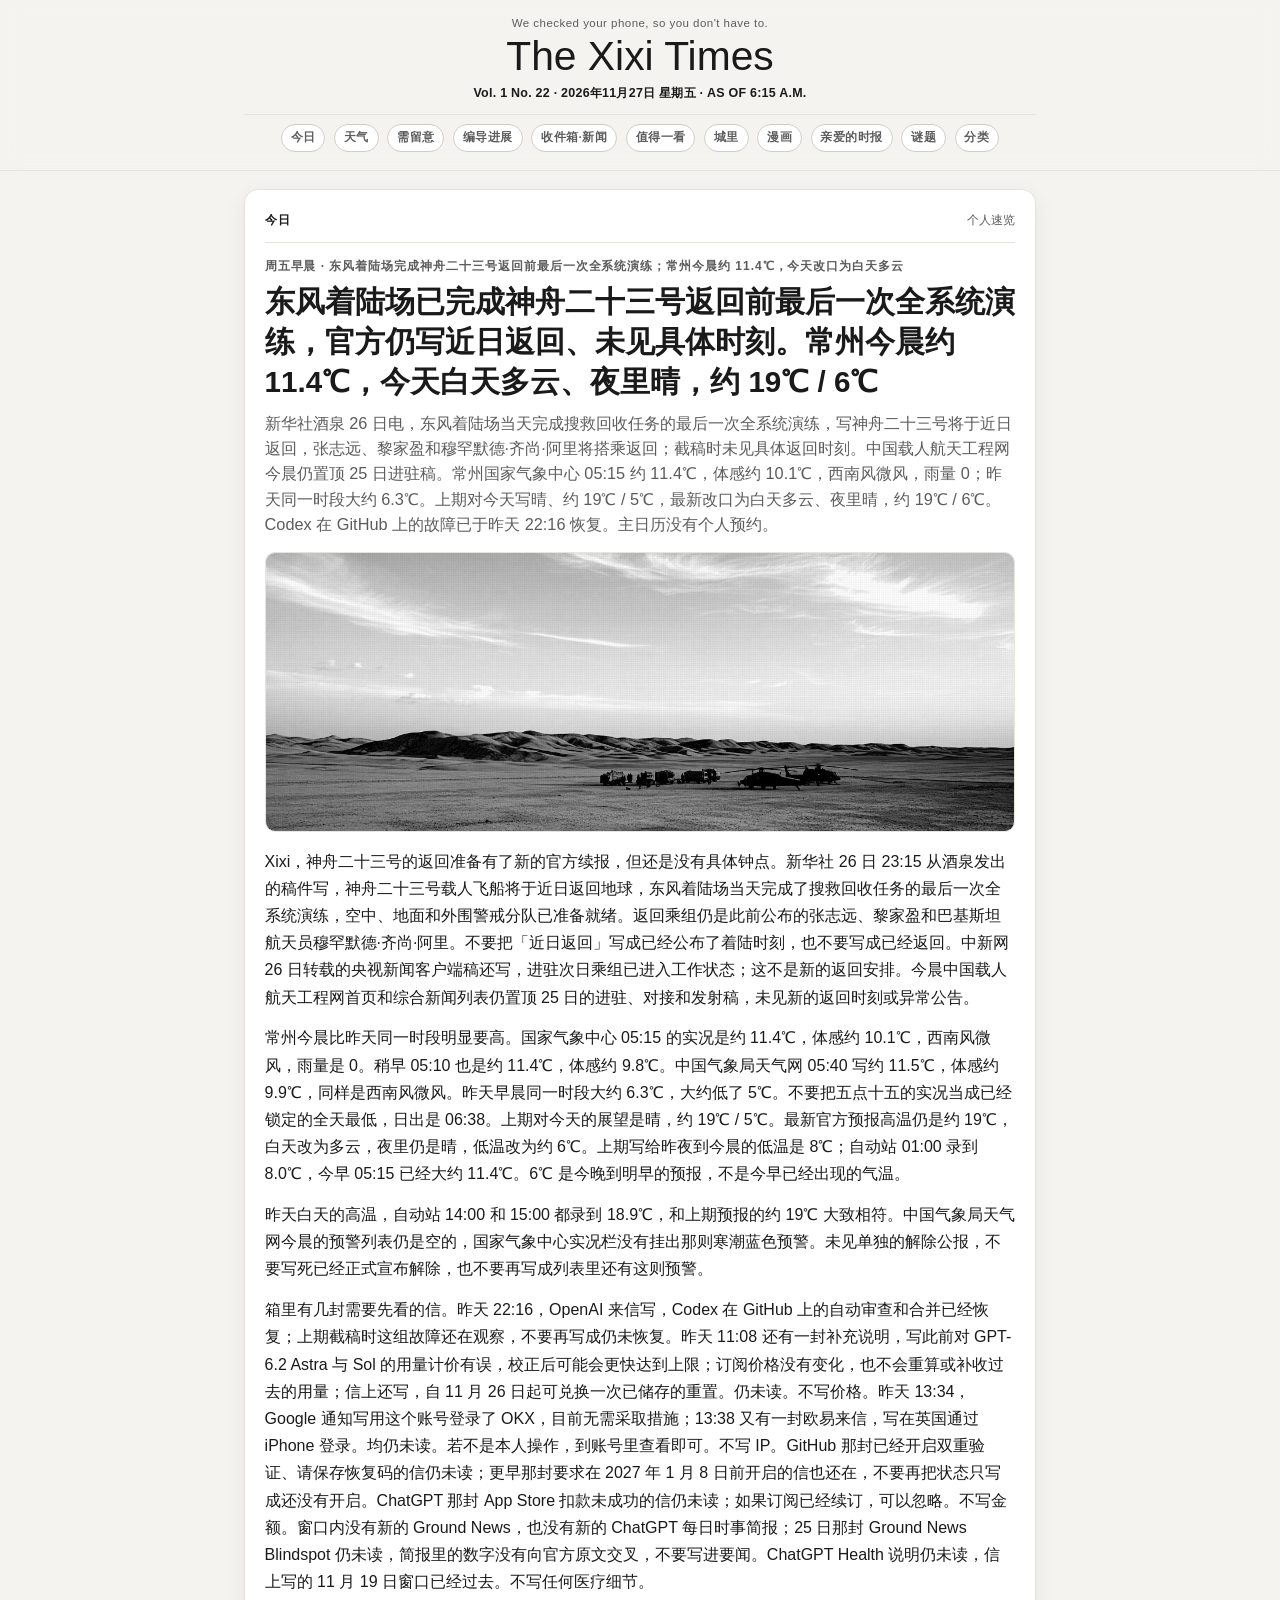
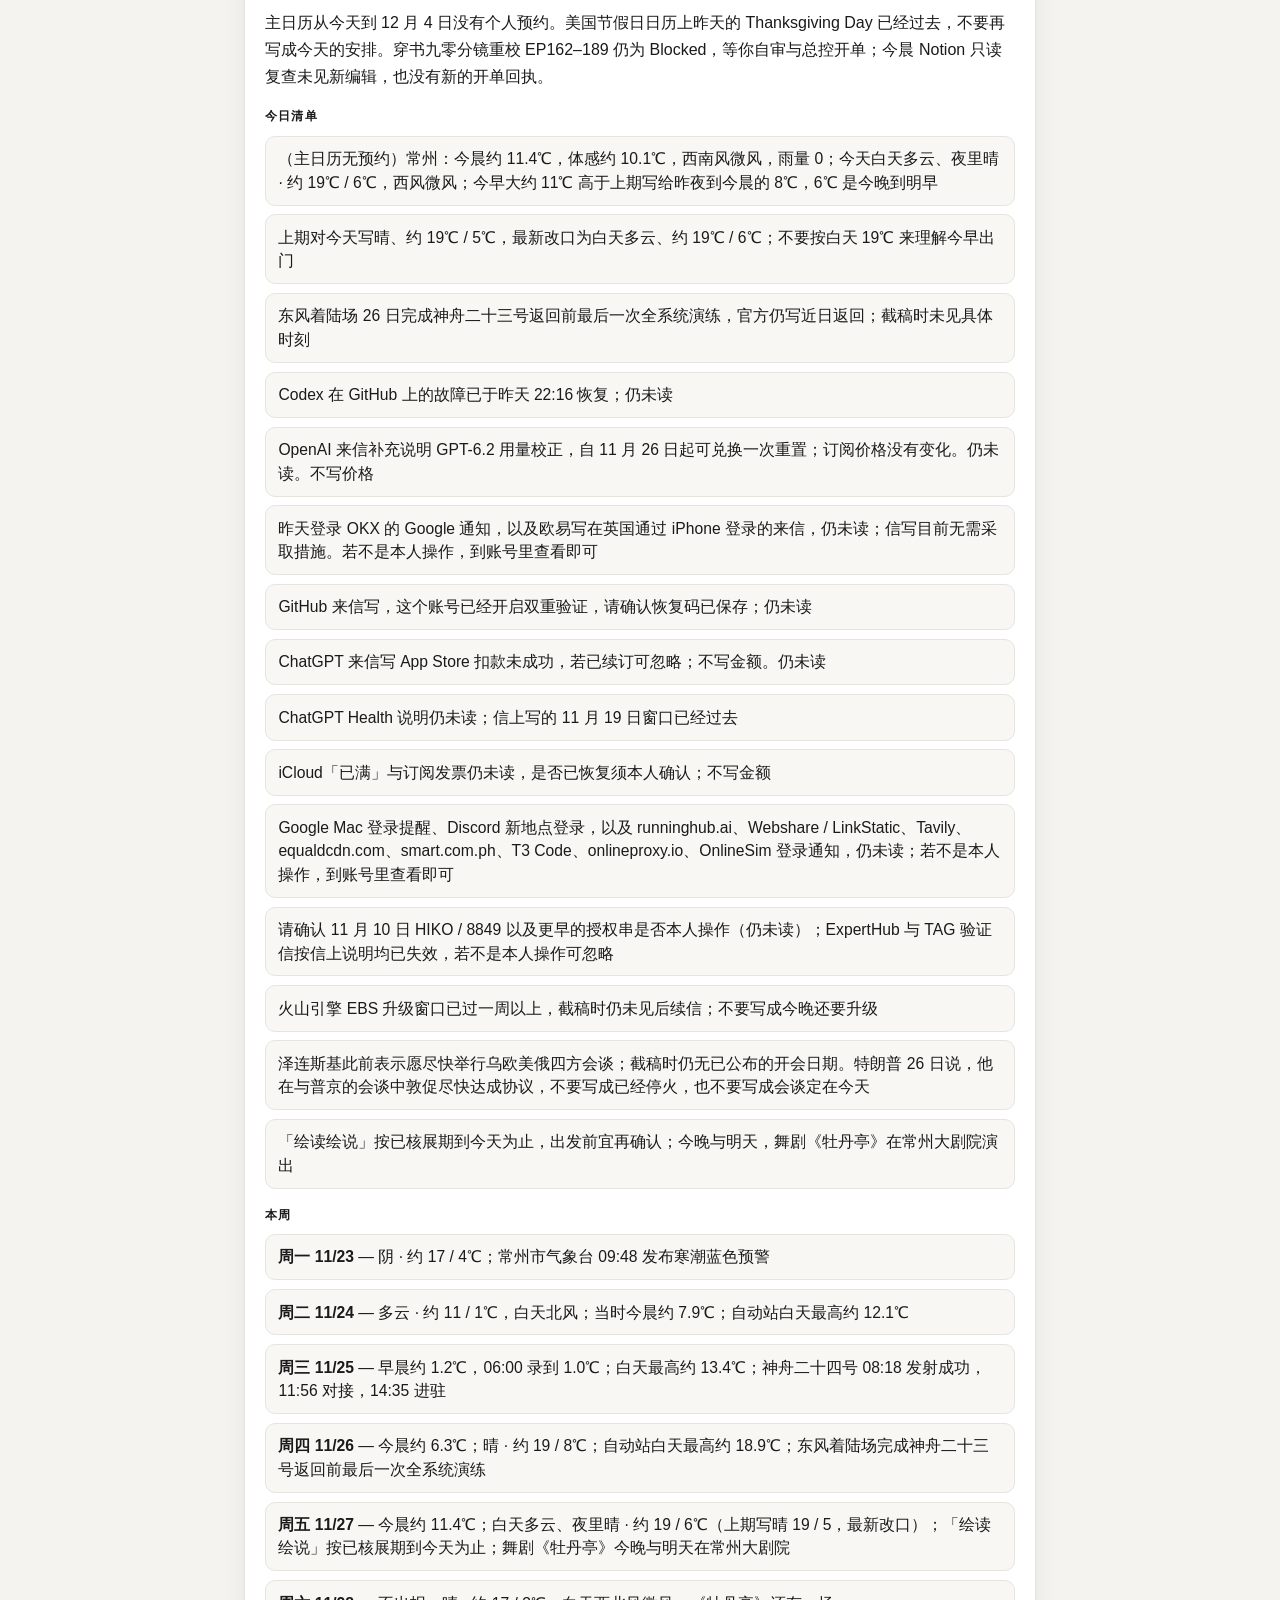
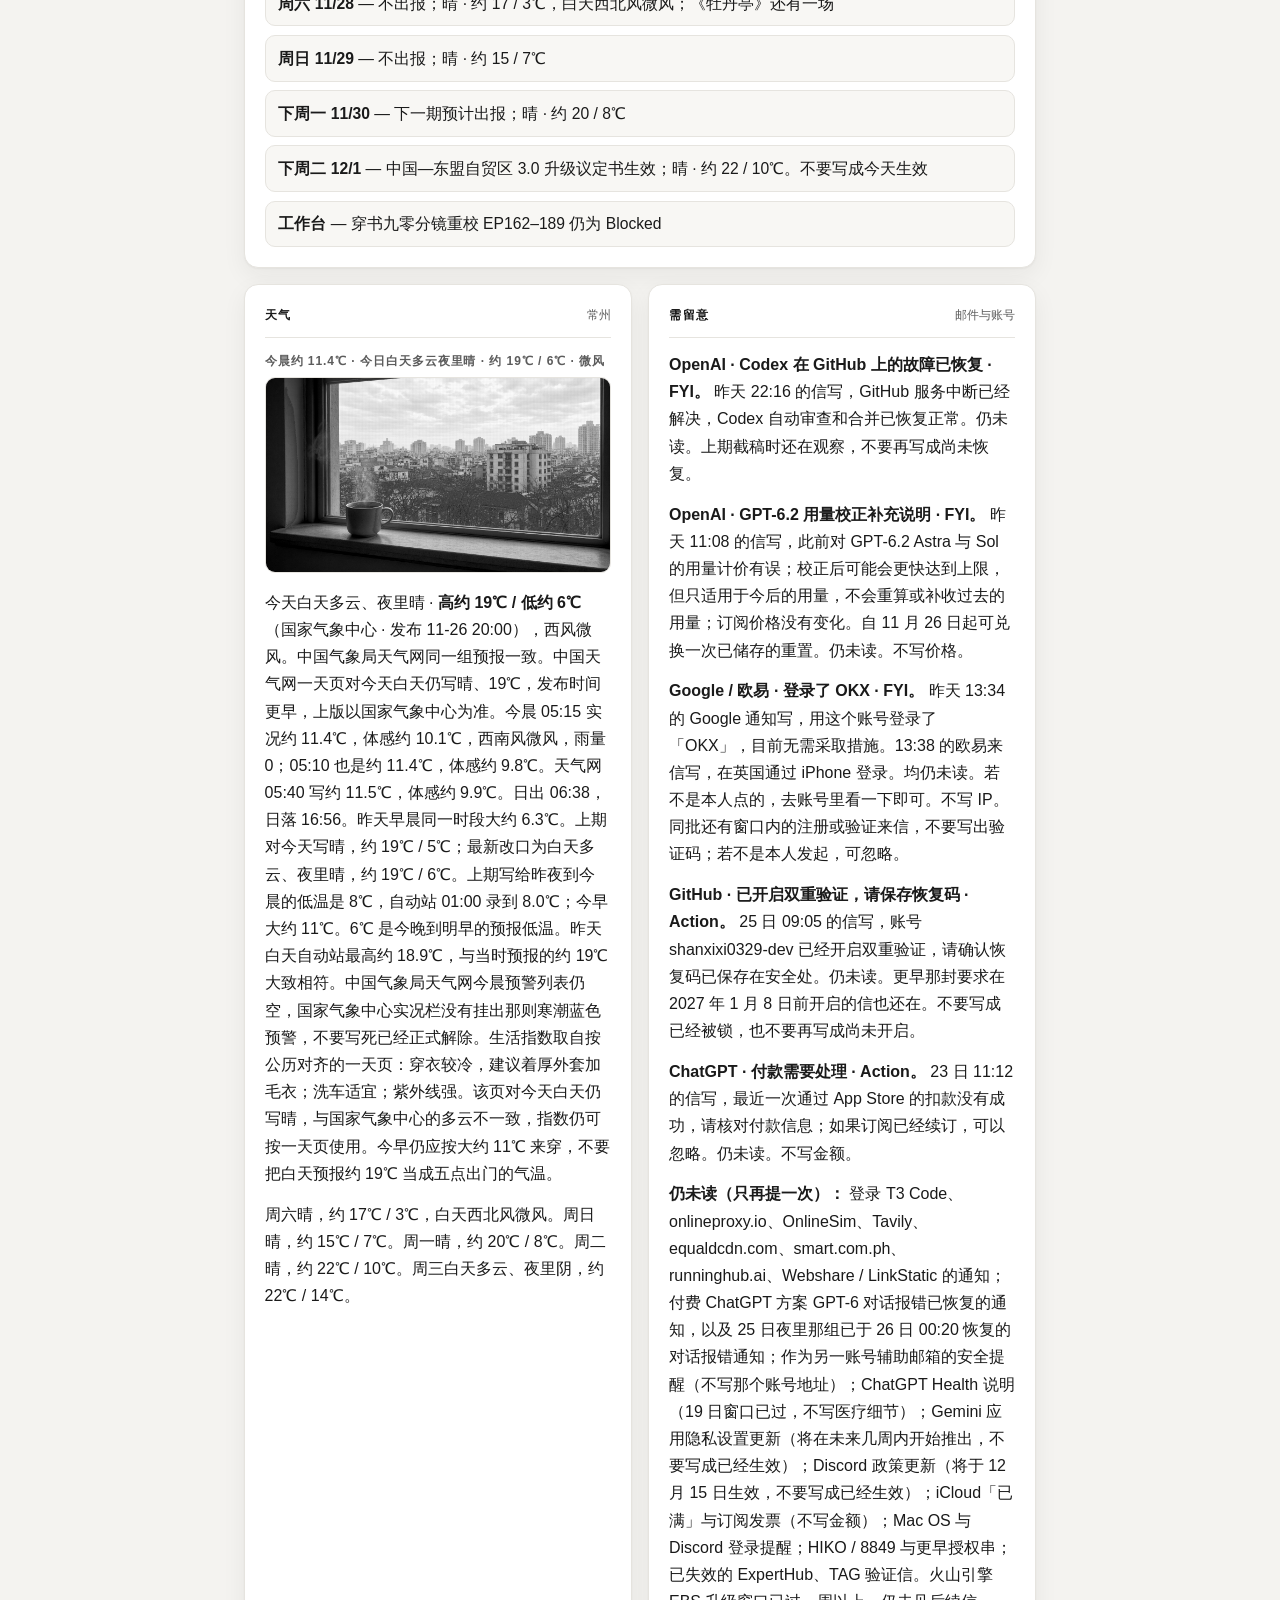
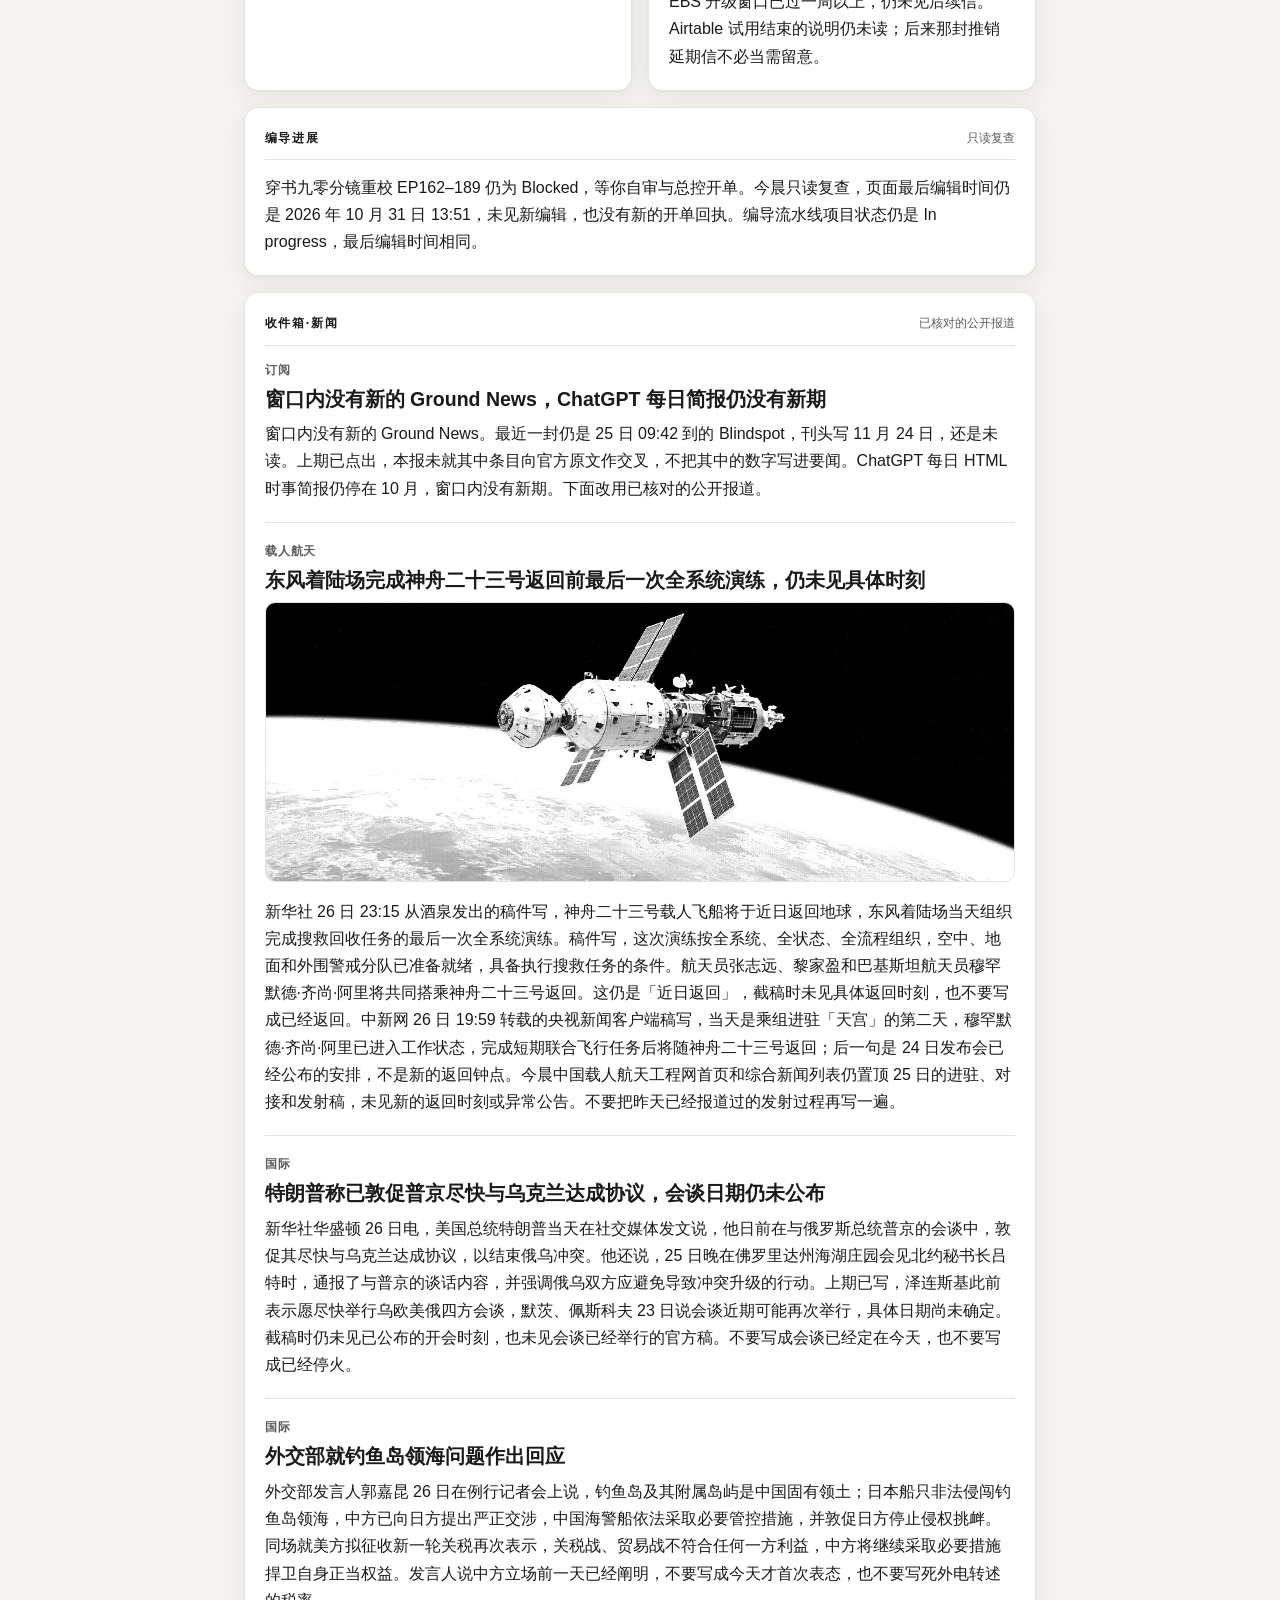
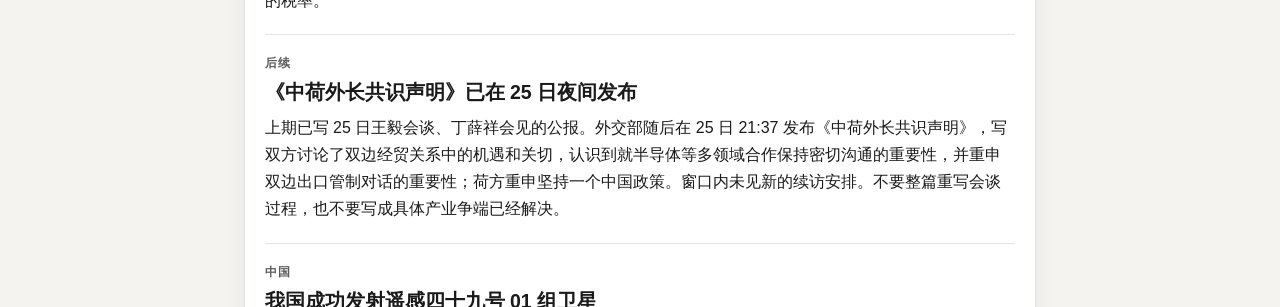
<file: docs/index.html>
<!DOCTYPE html>
<html lang="zh-CN">
<head>
<meta charset="utf-8">
<meta name="viewport" content="width=device-width, initial-scale=1">
<meta http-equiv="refresh" content="0; url=latest.html">
<title>The Xixi Times</title>
<link rel="stylesheet" href="edition.css">
</head>
<body>
<main class="wrap" style="padding:2rem 1.15rem;">
  <article class="card">
    <h1 class="hed">The Xixi Times</h1>
    <p class="dek">最新一期已就绪。</p>
    <p><a href="latest.html">打开最新一期（Vol.1 No.22 · 2026-11-27）</a></p>
    <p style="font-size:0.9rem;color:#5c5c5c;"><a href="2026-11-27.html">日期版 2026-11-27</a></p>
  </article>
</main>
</body>
</html>
</file>
<file: docs/edition.css>
/* The Xixi Times — card edition for GitHub Pages (system CJK fonts, phone-friendly) */

:root {
  --bg: #f4f3f0;
  --card: #ffffff;
  --ink: #1a1a1a;
  --muted: #5c5c5c;
  --line: #e6e4df;
  --line-strong: #d0cdc6;
  --soft-shadow: 0 1px 2px rgba(26, 26, 26, 0.04), 0 8px 24px rgba(26, 26, 26, 0.06);
  --radius: 14px;
  --pad: 1.25rem;
  --max: 100%;
}

*, *::before, *::after { box-sizing: border-box; }

html {
  scroll-behavior: smooth;
}

body {
  margin: 0;
  padding: 0 0 3rem;
  background: var(--bg);
  color: var(--ink);
  font-family: "PingFang SC","Hiragino Sans GB","Microsoft YaHei","PingFang SC","Hiragino Sans GB","Microsoft YaHei","Noto Sans CJK SC",sans-serif;
  font-size: 17px;
  line-height: 1.7;
  -webkit-font-smoothing: antialiased;
}

a {
  color: var(--ink);
  text-decoration-thickness: 1px;
  text-underline-offset: 0.18em;
}

a:hover { opacity: 0.75; }

/* —— Masthead —— */
.masthead {
  position: sticky;
  top: 0;
  z-index: 40;
  background: rgba(244, 243, 240, 0.92);
  backdrop-filter: blur(10px);
  -webkit-backdrop-filter: blur(10px);
  border-bottom: 1px solid var(--line);
}

.masthead-inner {
  max-width: var(--max);
  margin: 0 auto;
  padding: 0.85rem 1.15rem 0.75rem;
}

.motto {
  font-family: "PingFang SC","Hiragino Sans GB","Microsoft YaHei","PingFang SC","Hiragino Sans GB","Microsoft YaHei","Noto Sans CJK SC",sans-serif;
  font-size: 0.72rem;
  font-weight: 400;
  letter-spacing: 0.04em;
  color: var(--muted);
  text-align: center;
  margin: 0 0 0.2rem;
}

.nameplate {
  font-family: "PingFang SC","Hiragino Sans GB","Microsoft YaHei","PingFang SC","Hiragino Sans GB","Microsoft YaHei","Noto Sans CJK SC",sans-serif;
  font-size: clamp(1.85rem, 5vw, 2.55rem);
  line-height: 1;
  text-align: center;
  margin: 0.15rem 0 0.35rem;
  font-weight: 400;
}

.dateline {
  font-family: "PingFang SC","Hiragino Sans GB","Microsoft YaHei","PingFang SC","Hiragino Sans GB","Microsoft YaHei","Noto Sans CJK SC",sans-serif;
  font-size: 0.78rem;
  font-weight: 700;
  letter-spacing: 0.02em;
  text-align: center;
  color: var(--ink);
  margin: 0;
}

.toc {
  display: flex;
  flex-wrap: wrap;
  gap: 0.35rem 0.55rem;
  justify-content: center;
  margin-top: 0.65rem;
  padding-top: 0.55rem;
  border-top: 1px solid var(--line);
}

.toc a {
  font-family: "PingFang SC","Hiragino Sans GB","Microsoft YaHei","PingFang SC","Hiragino Sans GB","Microsoft YaHei","Noto Sans CJK SC",sans-serif;
  font-size: 0.72rem;
  font-weight: 700;
  letter-spacing: 0.04em;
  text-decoration: none;
  color: var(--muted);
  padding: 0.2rem 0.55rem;
  border: 1px solid var(--line-strong);
  border-radius: 999px;
  background: var(--card);
}

.toc a:hover {
  color: var(--ink);
  border-color: var(--ink);
  opacity: 1;
}

/* —— Layout —— */
.wrap {
  max-width: var(--max);
  margin: 0 auto;
  padding: 1.15rem 1.15rem 0;
  display: flex;
  flex-direction: column;
  gap: 1rem;
}

.card {
  background: var(--card);
  border: 1px solid var(--line);
  border-radius: var(--radius);
  box-shadow: var(--soft-shadow);
  padding: var(--pad);
}

.card-header {
  display: flex;
  align-items: baseline;
  justify-content: space-between;
  gap: 0.75rem;
  margin-bottom: 0.85rem;
  padding-bottom: 0.65rem;
  border-bottom: 1px solid var(--line);
}

.section-label {
  font-family: "PingFang SC","Hiragino Sans GB","Microsoft YaHei","PingFang SC","Hiragino Sans GB","Microsoft YaHei","Noto Sans CJK SC",sans-serif;
  font-size: 0.78rem;
  font-weight: 800;
  letter-spacing: 0.14em;
  text-transform: uppercase;
  margin: 0;
}

.section-note {
  font-family: "PingFang SC","Hiragino Sans GB","Microsoft YaHei","PingFang SC","Hiragino Sans GB","Microsoft YaHei","Noto Sans CJK SC",sans-serif;
  font-size: 0.72rem;
  color: var(--muted);
  margin: 0;
}

.kicker {
  font-family: "PingFang SC","Hiragino Sans GB","Microsoft YaHei","PingFang SC","Hiragino Sans GB","Microsoft YaHei","Noto Sans CJK SC",sans-serif;
  font-size: 0.75rem;
  font-weight: 800;
  letter-spacing: 0.08em;
  color: var(--muted);
  margin: 0 0 0.35rem;
}

h1.hed {
  font-family: "PingFang SC","Hiragino Sans GB","Microsoft YaHei","PingFang SC","Hiragino Sans GB","Microsoft YaHei","Noto Sans CJK SC",sans-serif;
  font-size: clamp(1.45rem, 3.5vw, 1.85rem);
  font-weight: 700;
  line-height: 1.35;
  margin: 0 0 0.55rem;
}

h2.hed {
  font-family: "PingFang SC","Hiragino Sans GB","Microsoft YaHei","PingFang SC","Hiragino Sans GB","Microsoft YaHei","Noto Sans CJK SC",sans-serif;
  font-size: 1.22rem;
  font-weight: 700;
  line-height: 1.4;
  margin: 0 0 0.45rem;
}

h3.hed-sm {
  font-family: "PingFang SC","Hiragino Sans GB","Microsoft YaHei","PingFang SC","Hiragino Sans GB","Microsoft YaHei","Noto Sans CJK SC",sans-serif;
  font-size: 1.05rem;
  font-weight: 700;
  line-height: 1.4;
  margin: 0 0 0.35rem;
}

.dek {
  font-family: "PingFang SC","Hiragino Sans GB","Microsoft YaHei","PingFang SC","Hiragino Sans GB","Microsoft YaHei","Noto Sans CJK SC",sans-serif;
  font-size: 1.02rem;
  line-height: 1.55;
  color: var(--muted);
  margin: 0 0 0.9rem;
}

.byline {
  font-family: "PingFang SC","Hiragino Sans GB","Microsoft YaHei","PingFang SC","Hiragino Sans GB","Microsoft YaHei","Noto Sans CJK SC",sans-serif;
  font-size: 0.75rem;
  font-weight: 700;
  color: var(--muted);
  margin: 0 0 0.75rem;
}

.body p {
  margin: 0 0 0.85rem;
}

.body p:last-child { margin-bottom: 0; }

.lead-img {
  width: 100%;
  height: auto;
  max-height: 280px;
  object-fit: cover;
  border-radius: 10px;
  display: block;
  margin: 0 0 1rem;
  border: 1px solid var(--line);
}

.story-img {
  width: 100%;
  height: auto;
  max-height: 220px;
  object-fit: cover;
  border-radius: 10px;
  display: block;
  margin: 0.75rem 0 0.85rem;
  border: 1px solid var(--line);
}

.summary {
  margin-top: 0.85rem;
  padding: 0.85rem 1rem;
  background: #f8f7f4;
  border-radius: 10px;
  border: 1px solid var(--line);
  font-size: 0.95rem;
}

.summary-label {
  font-family: "PingFang SC","Hiragino Sans GB","Microsoft YaHei","PingFang SC","Hiragino Sans GB","Microsoft YaHei","Noto Sans CJK SC",sans-serif;
  font-size: 0.7rem;
  font-weight: 800;
  letter-spacing: 0.1em;
  display: block;
  margin-bottom: 0.35rem;
}

.uncertain {
  display: inline-block;
  font-family: "PingFang SC","Hiragino Sans GB","Microsoft YaHei","PingFang SC","Hiragino Sans GB","Microsoft YaHei","Noto Sans CJK SC",sans-serif;
  font-size: 0.7rem;
  font-weight: 700;
  letter-spacing: 0.04em;
  padding: 0.15rem 0.5rem;
  border: 1px solid var(--line-strong);
  border-radius: 999px;
  color: var(--muted);
  margin: 0 0 0.65rem;
}

/* —— Lists / chips —— */
.bullet-list {
  list-style: none;
  margin: 0;
  padding: 0;
  display: flex;
  flex-direction: column;
  gap: 0.55rem;
}

.bullet-list li {
  padding: 0.65rem 0.8rem;
  background: #f8f7f4;
  border-radius: 10px;
  border: 1px solid var(--line);
  font-size: 0.98rem;
  line-height: 1.5;
}

.subhead {
  font-family: "PingFang SC","Hiragino Sans GB","Microsoft YaHei","PingFang SC","Hiragino Sans GB","Microsoft YaHei","Noto Sans CJK SC",sans-serif;
  font-size: 0.75rem;
  font-weight: 800;
  letter-spacing: 0.12em;
  margin: 1rem 0 0.55rem;
}

.subhead:first-child { margin-top: 0; }

/* —— Weather —— */
.wx-big {
  font-family: "PingFang SC","Hiragino Sans GB","Microsoft YaHei","PingFang SC","Hiragino Sans GB","Microsoft YaHei","Noto Sans CJK SC",sans-serif;
  font-size: 2rem;
  font-weight: 800;
  line-height: 1.1;
  margin: 0 0 0.35rem;
}

.wx-big span {
  font-size: 0.85rem;
  font-weight: 700;
  letter-spacing: 0.06em;
  color: var(--muted);
  margin-left: 0.35rem;
}

.wx-grid {
  display: grid;
  grid-template-columns: 1fr;
  gap: 0.45rem;
  margin-top: 0.85rem;
}

@media (min-width: 560px) {
  .wx-grid { grid-template-columns: 1fr 1fr; }
}

.wx-day {
  display: flex;
  justify-content: space-between;
  gap: 0.5rem;
  padding: 0.55rem 0.7rem;
  border: 1px solid var(--line);
  border-radius: 10px;
  background: #f8f7f4;
  font-size: 0.9rem;
}

.wx-day strong {
  font-family: "PingFang SC","Hiragino Sans GB","Microsoft YaHei","PingFang SC","Hiragino Sans GB","Microsoft YaHei","Noto Sans CJK SC",sans-serif;
  font-weight: 800;
  white-space: nowrap;
}

/* —— Needs a look —— */
.look-item {
  padding: 0.75rem 0;
  border-bottom: 1px solid var(--line);
}

.look-item:last-child { border-bottom: 0; padding-bottom: 0; }
.look-item:first-child { padding-top: 0; }

.look-hed {
  font-family: "PingFang SC","Hiragino Sans GB","Microsoft YaHei","PingFang SC","Hiragino Sans GB","Microsoft YaHei","Noto Sans CJK SC",sans-serif;
  font-weight: 700;
  font-size: 1rem;
  margin: 0 0 0.25rem;
  display: flex;
  flex-wrap: wrap;
  align-items: center;
  gap: 0.4rem;
}

.tag {
  font-family: "PingFang SC","Hiragino Sans GB","Microsoft YaHei","PingFang SC","Hiragino Sans GB","Microsoft YaHei","Noto Sans CJK SC",sans-serif;
  font-size: 0.65rem;
  font-weight: 800;
  letter-spacing: 0.08em;
  padding: 0.12rem 0.4rem;
  border-radius: 999px;
  border: 1px solid var(--ink);
  text-transform: uppercase;
}

.tag.fyi {
  border-color: var(--line-strong);
  color: var(--muted);
}

.look-dek {
  margin: 0;
  color: var(--muted);
  font-size: 0.95rem;
}

/* —— Story cards —— */
.story + .story {
  margin-top: 1.25rem;
  padding-top: 1.15rem;
  border-top: 1px solid var(--line);
}

.excerpt {
  font-size: 0.92rem;
  color: var(--muted);
  border-left: 3px solid var(--line-strong);
  padding-left: 0.85rem;
  margin: 0.65rem 0;
}

/* —— Two-up grid for light cards —— */
.grid-2 {
  display: grid;
  grid-template-columns: 1fr;
  gap: 1rem;
}

@media (min-width: 700px) {
  .grid-2 { grid-template-columns: 1fr 1fr; }
}

/* —— Comic —— */
.comic-grid {
  display: grid;
  grid-template-columns: 1fr;
  gap: 0.85rem;
}

@media (min-width: 640px) {
  .comic-grid { grid-template-columns: 1fr 1fr 1fr; }
}

.comic-panel {
  display: flex;
  flex-direction: column;
  gap: 0.45rem;
}

.comic-panel img {
  width: 100%;
  aspect-ratio: 1;
  object-fit: cover;
  border-radius: 10px;
  border: 1px solid var(--line);
  display: block;
}

.comic-cap {
  font-family: "PingFang SC","Hiragino Sans GB","Microsoft YaHei","PingFang SC","Hiragino Sans GB","Microsoft YaHei","Noto Sans CJK SC",sans-serif;
  font-size: 0.95rem;
  text-align: center;
  margin: 0;
  line-height: 1.4;
}

.premise {
  font-size: 0.95rem;
  color: var(--muted);
  margin: 0 0 0.85rem;
}

/* —— Dear Times —— */
.letter-block {
  padding: 0.9rem 1rem;
  background: #f8f7f4;
  border-radius: 10px;
  border: 1px solid var(--line);
  margin-bottom: 0.85rem;
}

.reply-block {
  padding: 0.9rem 1rem;
  border-radius: 10px;
  border: 1px solid var(--ink);
}

.sig {
  font-family: "PingFang SC","Hiragino Sans GB","Microsoft YaHei","PingFang SC","Hiragino Sans GB","Microsoft YaHei","Noto Sans CJK SC",sans-serif;
  font-size: 0.85rem;
  font-weight: 700;
  margin: 0.65rem 0 0;
  text-align: right;
}

/* —— Puzzles —— */
.xw-wrap {
  overflow-x: auto;
  margin: 0.5rem 0 1rem;
}

.xw {
  border-collapse: collapse;
  margin: 0 auto;
}

.xw td {
  width: 2.1rem;
  height: 2.1rem;
  border: 1.5px solid var(--ink);
  text-align: center;
  vertical-align: middle;
  font-family: "PingFang SC","Hiragino Sans GB","Microsoft YaHei","PingFang SC","Hiragino Sans GB","Microsoft YaHei","Noto Sans CJK SC",sans-serif;
  font-weight: 700;
  font-size: 1rem;
  position: relative;
  background: #fff;
}

.xw td.block {
  background: #1a1a1a;
  border-color: #1a1a1a;
}

.xw .num {
  position: absolute;
  top: 2px;
  left: 3px;
  font-size: 0.55rem;
  font-weight: 800;
  line-height: 1;
}

.clue-cols {
  display: grid;
  grid-template-columns: 1fr;
  gap: 0.85rem;
}

@media (min-width: 600px) {
  .clue-cols { grid-template-columns: 1fr 1fr; }
}

.clue-list {
  list-style: none;
  margin: 0;
  padding: 0;
  font-size: 0.92rem;
}

.clue-list li {
  margin-bottom: 0.4rem;
  padding-left: 1.5rem;
  position: relative;
}

.clue-list .n {
  position: absolute;
  left: 0;
  font-family: "PingFang SC","Hiragino Sans GB","Microsoft YaHei","PingFang SC","Hiragino Sans GB","Microsoft YaHei","Noto Sans CJK SC",sans-serif;
  font-weight: 800;
  font-size: 0.8rem;
}

.jumble-row {
  display: flex;
  flex-wrap: wrap;
  align-items: baseline;
  gap: 0.5rem 1rem;
  padding: 0.55rem 0;
  border-bottom: 1px solid var(--line);
  font-size: 0.95rem;
}

.jumble-row:last-of-type { border-bottom: 0; }

.j-scramble {
  font-family: "PingFang SC","Hiragino Sans GB","Microsoft YaHei","PingFang SC","Hiragino Sans GB","Microsoft YaHei","Noto Sans CJK SC",sans-serif;
  font-weight: 800;
  letter-spacing: 0.12em;
  min-width: 5rem;
}

.j-slots {
  font-family: "PingFang SC","Hiragino Sans GB","Microsoft YaHei","PingFang SC","Hiragino Sans GB","Microsoft YaHei","Noto Sans CJK SC",sans-serif;
  letter-spacing: 0.2em;
  color: var(--muted);
}

.bonus-box {
  margin-top: 0.85rem;
  padding: 0.75rem 0.9rem;
  border: 1px dashed var(--line-strong);
  border-radius: 10px;
  font-size: 0.92rem;
}

.answers {
  margin-top: 1rem;
  padding: 0.85rem 1rem;
  background: #f8f7f4;
  border-radius: 10px;
  border: 1px solid var(--line);
}

.answers summary {
  font-family: "PingFang SC","Hiragino Sans GB","Microsoft YaHei","PingFang SC","Hiragino Sans GB","Microsoft YaHei","Noto Sans CJK SC",sans-serif;
  font-weight: 800;
  font-size: 0.85rem;
  letter-spacing: 0.06em;
  cursor: pointer;
}

.answers-body {
  margin-top: 0.65rem;
  font-size: 0.9rem;
  color: var(--muted);
}

/* —— Classifieds —— */
.ad-grid {
  display: grid;
  grid-template-columns: 1fr;
  gap: 0.75rem;
}

@media (min-width: 600px) {
  .ad-grid { grid-template-columns: 1fr 1fr; }
}

.ad {
  padding: 0.75rem 0.85rem;
  border: 1px solid var(--line);
  border-radius: 10px;
  background: #f8f7f4;
}

.ad h4 {
  font-family: "PingFang SC","Hiragino Sans GB","Microsoft YaHei","PingFang SC","Hiragino Sans GB","Microsoft YaHei","Noto Sans CJK SC",sans-serif;
  font-size: 0.98rem;
  margin: 0 0 0.35rem;
}

.ad p {
  margin: 0;
  font-size: 0.9rem;
  color: var(--muted);
}

.ad-cat {
  font-family: "PingFang SC","Hiragino Sans GB","Microsoft YaHei","PingFang SC","Hiragino Sans GB","Microsoft YaHei","Noto Sans CJK SC",sans-serif;
  font-size: 0.7rem;
  font-weight: 800;
  letter-spacing: 0.12em;
  color: var(--muted);
  margin: 0 0 0.55rem;
}

/* —— Link list —— */
.link-item {
  padding: 0.65rem 0;
  border-bottom: 1px solid var(--line);
}

.link-item:last-child { border-bottom: 0; }

.link-item h4 {
  font-family: "PingFang SC","Hiragino Sans GB","Microsoft YaHei","PingFang SC","Hiragino Sans GB","Microsoft YaHei","Noto Sans CJK SC",sans-serif;
  font-size: 1rem;
  margin: 0 0 0.25rem;
}

.link-item p {
  margin: 0;
  font-size: 0.92rem;
  color: var(--muted);
}

.foot {
  max-width: var(--max);
  margin: 1.5rem auto 0;
  padding: 0 1.15rem;
  text-align: center;
  font-family: "PingFang SC","Hiragino Sans GB","Microsoft YaHei","PingFang SC","Hiragino Sans GB","Microsoft YaHei","Noto Sans CJK SC",sans-serif;
  font-size: 0.72rem;
  color: var(--muted);
}

/* —— Mobile / GH Pages tune (no local fonts) —— */
html { -webkit-text-size-adjust: 100%; }
body {
  font-size: 16px;
  overflow-x: hidden;
}
.masthead-inner,
.wrap,
.foot {
  max-width: min(820px, 100%);
  width: 100%;
  box-sizing: border-box;
  padding-left: max(0.85rem, env(safe-area-inset-left));
  padding-right: max(0.85rem, env(safe-area-inset-right));
}
.card { max-width: 100%; }
.lead-img, .story-img, .comic-panel img {
  max-width: 100%;
  height: auto;
}
.toc {
  overflow-x: auto;
  -webkit-overflow-scrolling: touch;
  flex-wrap: nowrap;
  justify-content: flex-start;
  padding-bottom: 0.35rem;
}
@media (min-width: 480px) {
  .toc { flex-wrap: wrap; justify-content: center; overflow-x: visible; }
}
@media (max-width: 479px) {
  body { font-size: 16px; line-height: 1.65; }
  .card { padding: 1rem; border-radius: 12px; }
  h1.hed { font-size: 1.35rem; }
  h2.hed { font-size: 1.12rem; }
  .nameplate { font-size: 1.75rem; }
  .xw td { width: 1.75rem; height: 1.75rem; font-size: 0.9rem; }
}

@media print {
  .masthead { position: static; background: #fff; }
  body { background: #fff; }
  .card { box-shadow: none; break-inside: avoid; }
}
</file>
